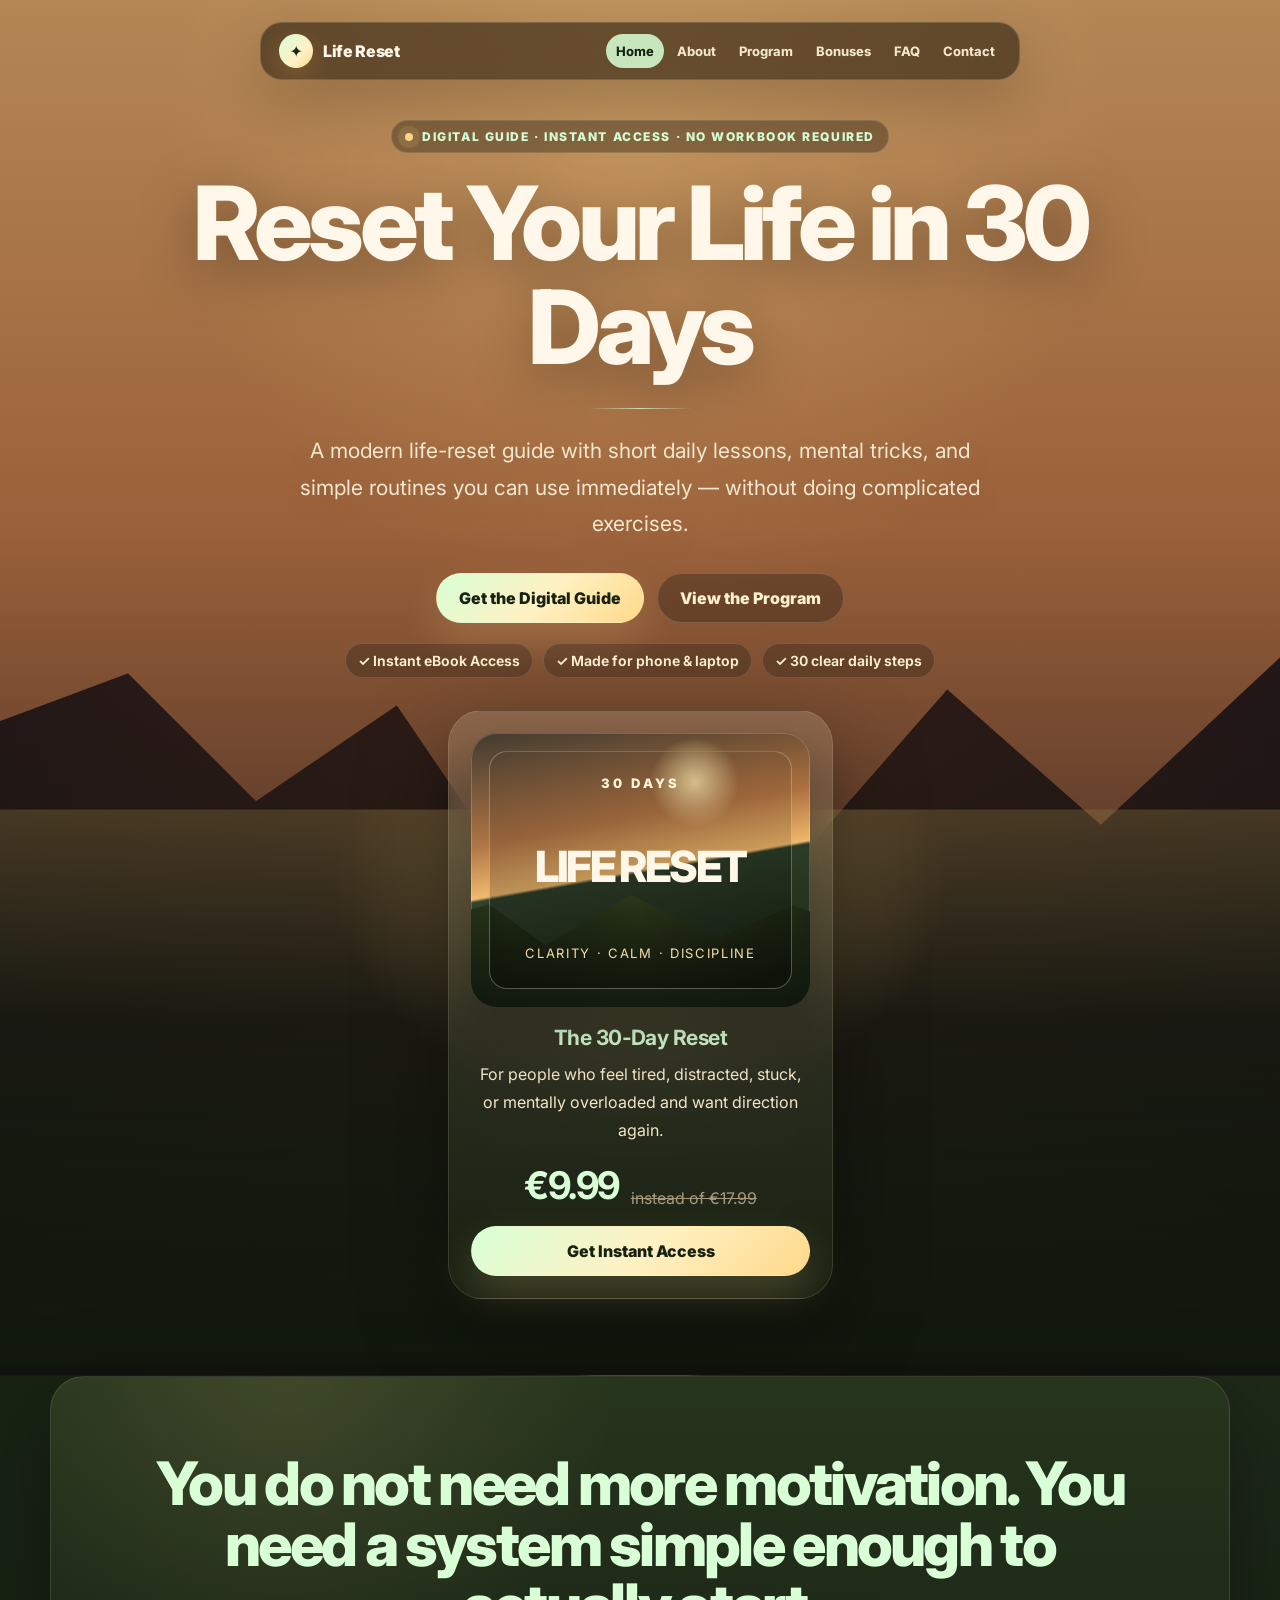
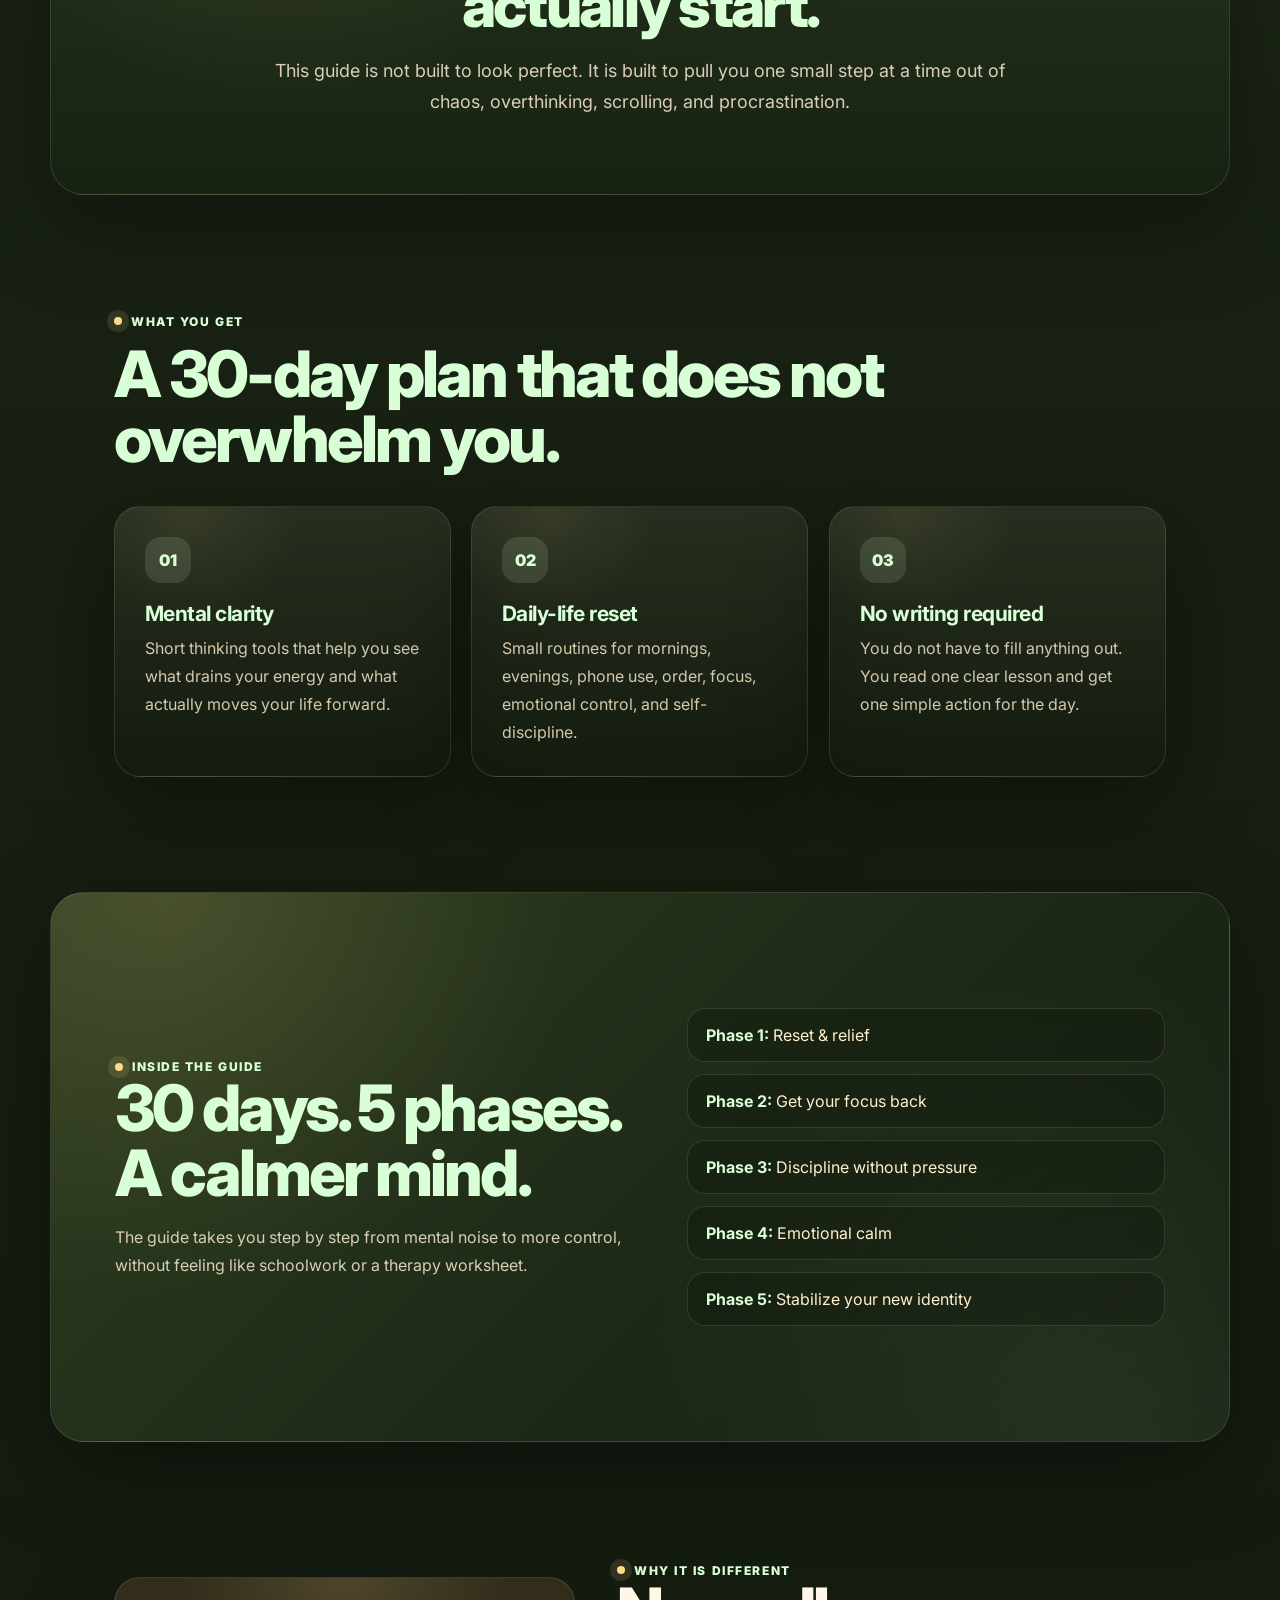
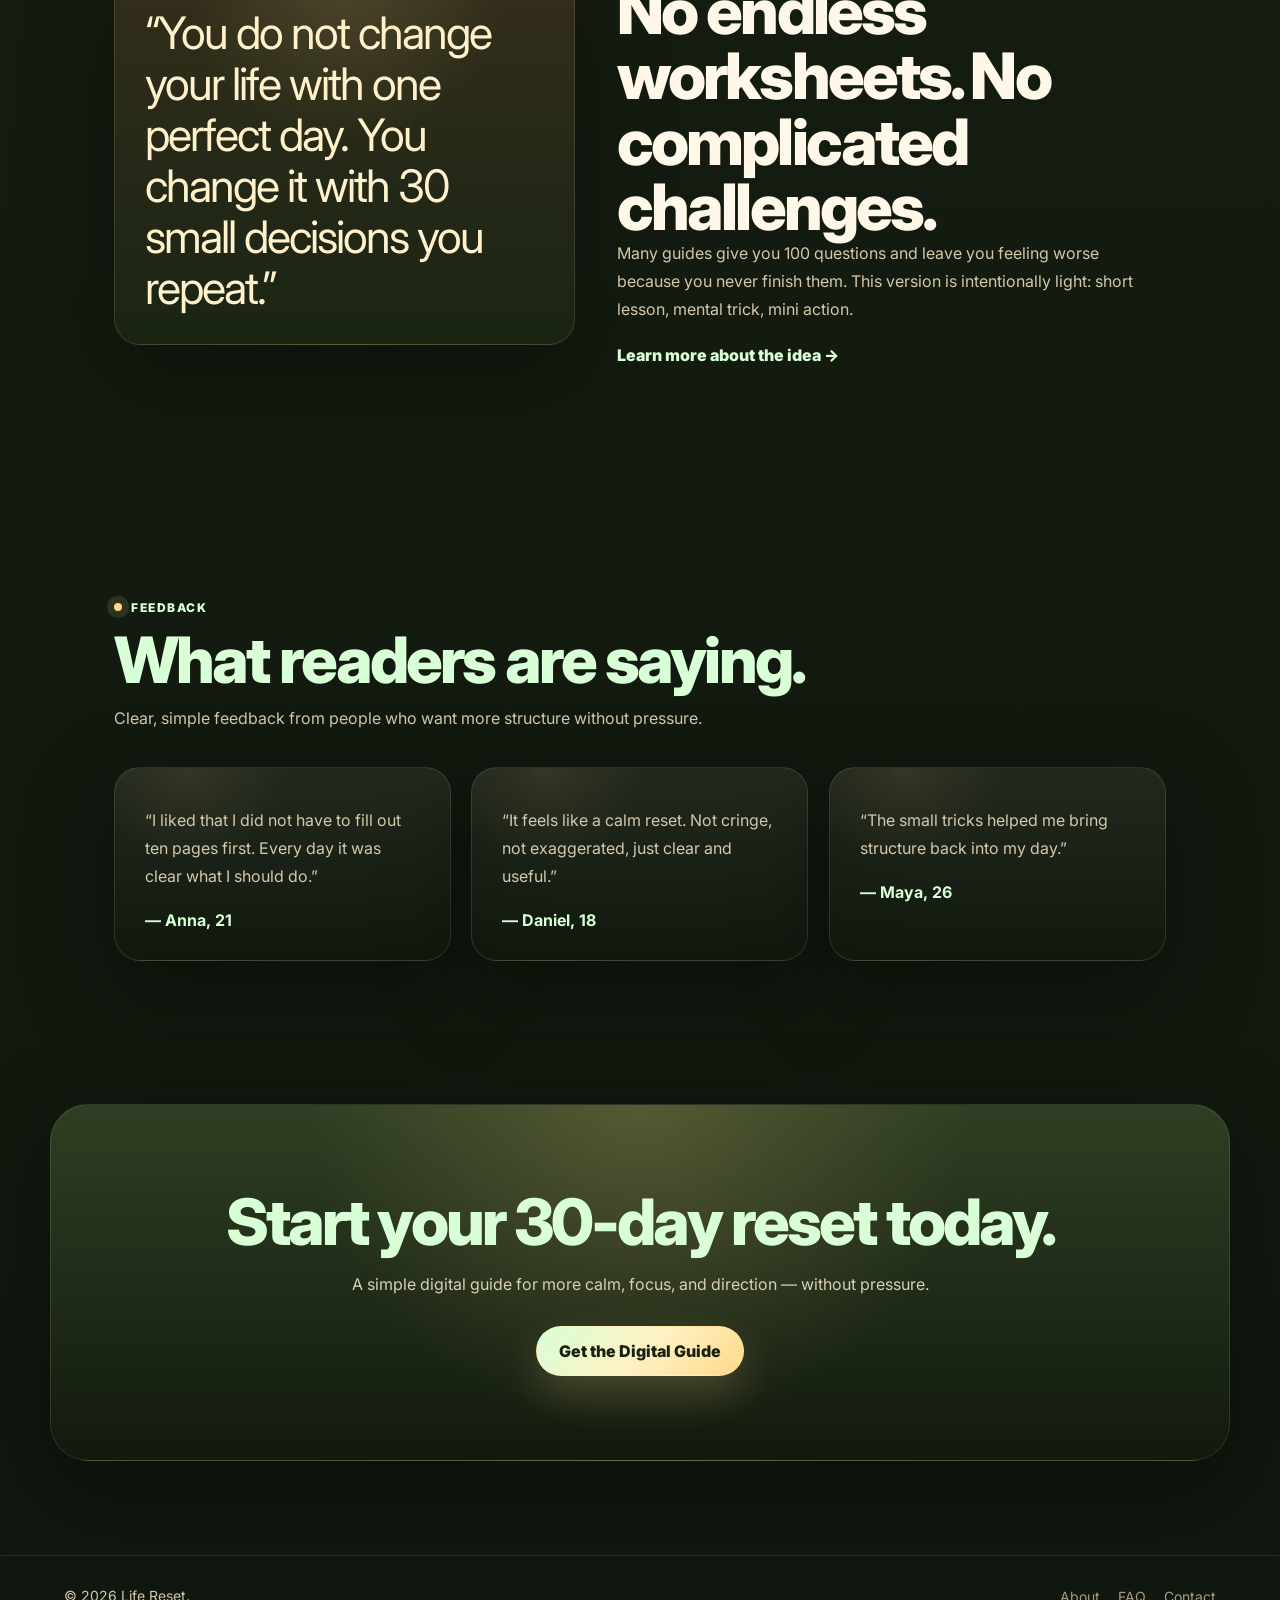
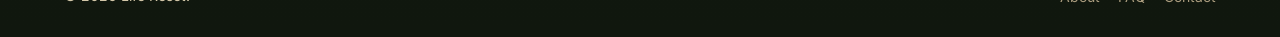
<file: index.html>
<!DOCTYPE html>
<html lang="en">
<head>
  <meta charset="UTF-8" />
  <meta name="viewport" content="width=device-width, initial-scale=1.0" />
  <title>30-Day Life Reset – Your Clear New Start</title>
  <meta name="description" content="A modern life-reset guide with short daily lessons, mental tricks, and simple routines you can use immediately — without doing complicated exercises." />
  <link rel="preconnect" href="https://fonts.googleapis.com">
  <link rel="preconnect" href="https://fonts.gstatic.com" crossorigin>
  <link href="https://fonts.googleapis.com/css2?family=Inter:wght@400;500;600;700;800&family=Playfair+Display:wght@600;700&display=swap" rel="stylesheet">
  <link rel="stylesheet" href="assets/style.css" />
</head>
<body>
  <div class="page-glow"></div>
  <header class="site-header">
    <a class="brand" href="index.html"><span class="brand-mark">✦</span> Life Reset</a>
    <button class="nav-toggle" aria-label="Open menu">☰</button>
    <nav class="main-nav">
      <a href="index.html" class="active">Home</a>
      <a href="about.html">About</a>
      <a href="program.html">Program</a>
      <a href="bonuses.html">Bonuses</a>
      <a href="faq.html">FAQ</a>
      <a href="contact.html">Contact</a>
    </nav>
  </header>

  <main id="app">
<section class="hero section-pad">
<div class="hero-copy reveal">
<div class="mini-badge">Digital guide · Instant access · No workbook required</div>
<h1>Reset Your Life in 30 Days</h1>
<p class="lead">A modern life-reset guide with short daily lessons, mental tricks, and simple routines you can use immediately — without doing complicated exercises.</p>
<div class="hero-actions">
<a class="btn primary" href="checkout.html">Get the Digital Guide</a>
<a class="btn ghost" href="program.html">View the Program</a>
</div>
<div class="trust-row">
<span>✓ Instant eBook Access</span>
<span>✓ Made for phone &amp; laptop</span>
<span>✓ 30 clear daily steps</span>
</div>
</div>
<aside class="offer-card reveal delay-1">
<div aria-label="E-book cover" class="book-cover">
<div class="cover-inner">
<span>30 DAYS</span>
<h2>LIFE RESET</h2>
<p>clarity · calm · discipline</p>
</div>
</div>
<h3>The 30-Day Reset</h3>
<p>For people who feel tired, distracted, stuck, or mentally overloaded and want direction again.</p>
<div class="price-line"><strong>€9.99</strong><span>instead of €17.99</span></div>
<a class="btn primary full" href="checkout.html">Get Instant Access</a>
</aside>
</section>
<section class="problem-strip reveal">
<h2>You do not need more motivation. You need a system simple enough to actually start.</h2>
<p>This guide is not built to look perfect. It is built to pull you one small step at a time out of chaos, overthinking, scrolling, and procrastination.</p>
</section>
<section class="section-pad grid-section">
<div class="section-title reveal">
<span class="eyebrow">What you get</span>
<h2>A 30-day plan that does not overwhelm you.</h2>
</div>
<div class="cards three">
<article class="info-card reveal">
<span class="icon">01</span>
<h3>Mental clarity</h3>
<p>Short thinking tools that help you see what drains your energy and what actually moves your life forward.</p>
</article>
<article class="info-card reveal delay-1">
<span class="icon">02</span>
<h3>Daily-life reset</h3>
<p>Small routines for mornings, evenings, phone use, order, focus, emotional control, and self-discipline.</p>
</article>
<article class="info-card reveal delay-2">
<span class="icon">03</span>
<h3>No writing required</h3>
<p>You do not have to fill anything out. You read one clear lesson and get one simple action for the day.</p>
</article>
</div>
</section>
<section class="dark-panel section-pad reveal">
<div>
<span class="eyebrow">Inside the guide</span>
<h2>30 days. 5 phases. A calmer mind.</h2>
<p>The guide takes you step by step from mental noise to more control, without feeling like schoolwork or a therapy worksheet.</p>
</div>
<div class="phase-list">
<div><strong>Phase 1:</strong> Reset &amp; relief</div>
<div><strong>Phase 2:</strong> Get your focus back</div>
<div><strong>Phase 3:</strong> Discipline without pressure</div>
<div><strong>Phase 4:</strong> Emotional calm</div>
<div><strong>Phase 5:</strong> Stabilize your new identity</div>
</div>
</section>
<section class="section-pad split">
<div class="quote-card reveal">
<p>“You do not change your life with one perfect day. You change it with 30 small decisions you repeat.”</p>
</div>
<div class="reveal delay-1">
<span class="eyebrow">Why it is different</span>
<h2>No endless worksheets. No complicated challenges.</h2>
<p>Many guides give you 100 questions and leave you feeling worse because you never finish them. This version is intentionally light: short lesson, mental trick, mini action.</p>
<a class="text-link" href="about.html">Learn more about the idea →</a>
</div>
</section>
<section class="section-pad testimonials">
<div class="section-title reveal">
<span class="eyebrow">Feedback</span>
<h2>What readers are saying.</h2>
<p>Clear, simple feedback from people who want more structure without pressure.</p>
</div>
<div class="cards three">
<article class="testimonial reveal">
<p>“I liked that I did not have to fill out ten pages first. Every day it was clear what I should do.”</p>
<strong>— Anna, 21</strong>
</article>
<article class="testimonial reveal delay-1">
<p>“It feels like a calm reset. Not cringe, not exaggerated, just clear and useful.”</p>
<strong>— Daniel, 18</strong>
</article>
<article class="testimonial reveal delay-2">
<p>“The small tricks helped me bring structure back into my day.”</p>
<strong>— Maya, 26</strong>
</article>
</div>
</section>
<section class="final-cta reveal">
<h2>Start your 30-day reset today.</h2>
<p>A simple digital guide for more calm, focus, and direction — without pressure.</p>
<a class="btn primary" href="checkout.html">Get the Digital Guide</a>
</section>
  </main>

  <footer class="site-footer">
    <p>© 2026 Life Reset.</p>
    <div>
      <a href="about.html">About</a>
      <a href="faq.html">FAQ</a>
      <a href="contact.html">Contact</a>
    </div>
  </footer>
  <script src="assets/script.js"></script>
</body>
</html>
</file>
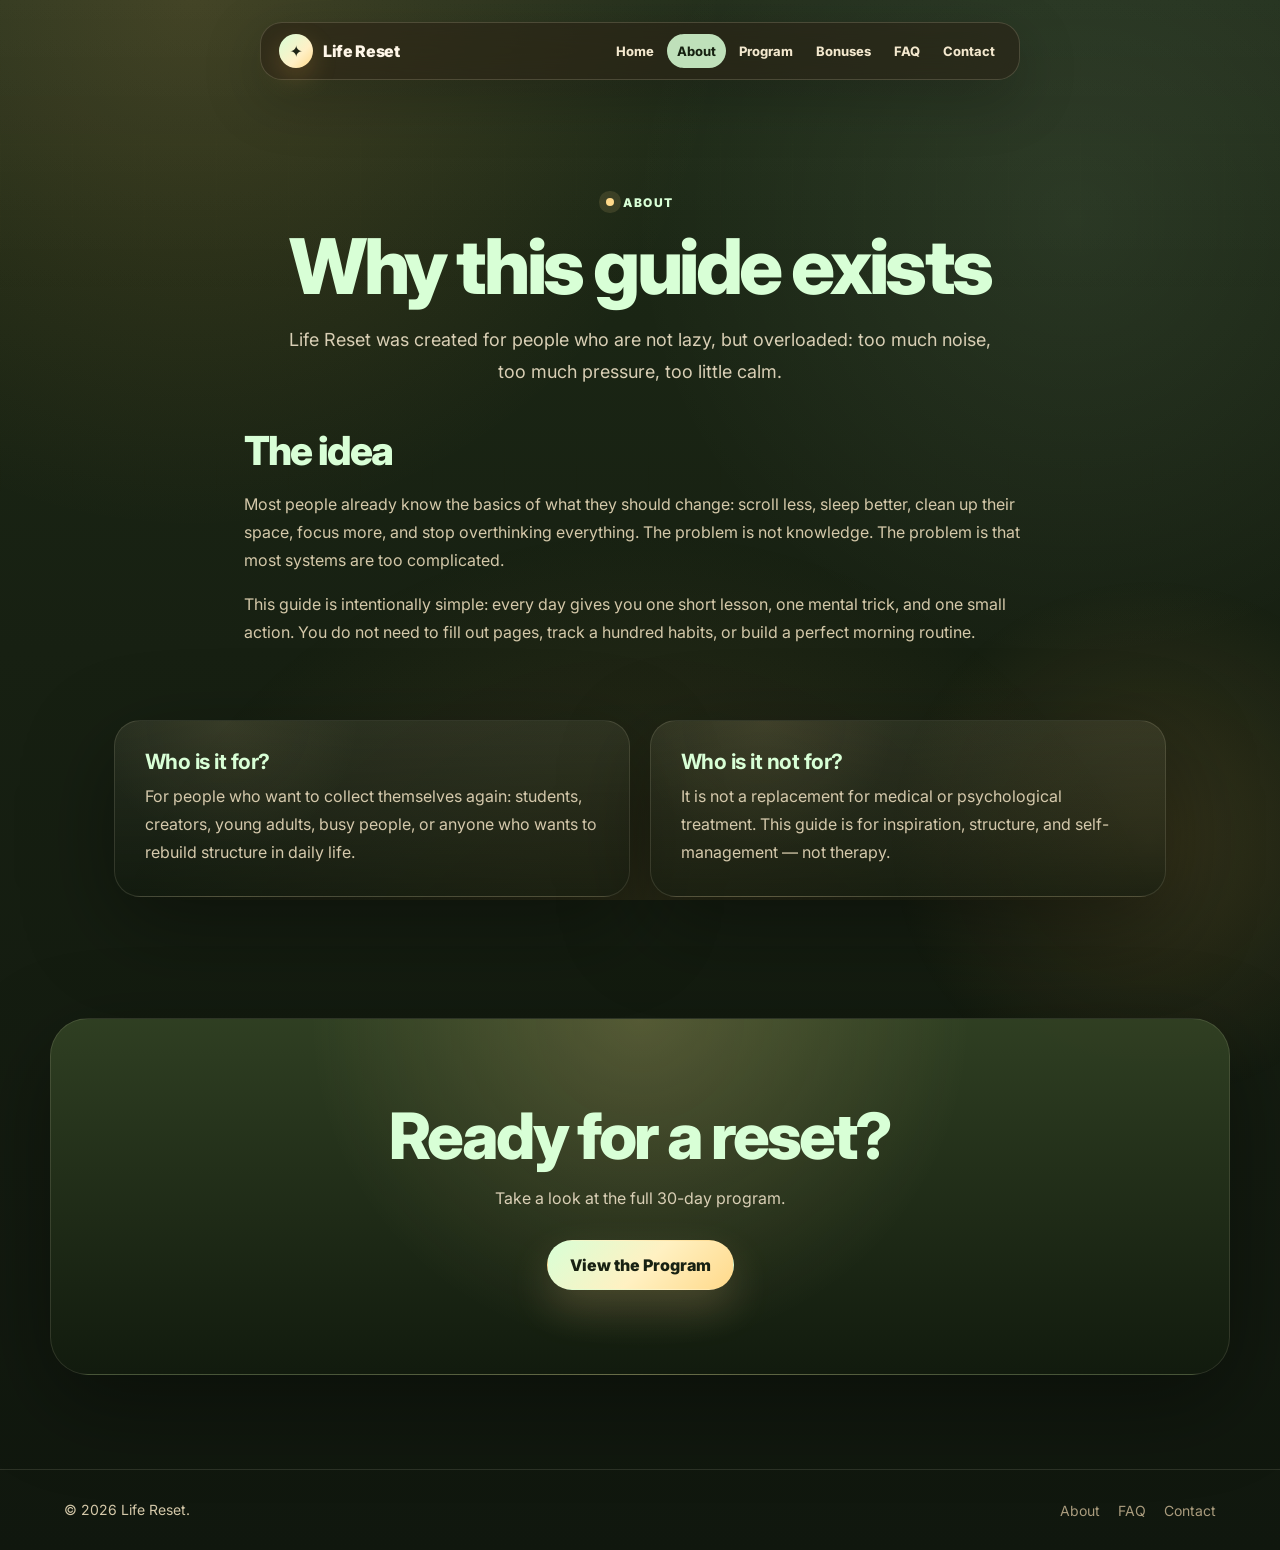
<file: about.html>
<!DOCTYPE html>
<html lang="en">
<head>
  <meta charset="UTF-8" />
  <meta name="viewport" content="width=device-width, initial-scale=1.0" />
  <title>About – Life Reset</title>
  <meta name="description" content="A modern life-reset guide with short daily lessons, mental tricks, and simple routines you can use immediately — without doing complicated exercises." />
  <link rel="preconnect" href="https://fonts.googleapis.com">
  <link rel="preconnect" href="https://fonts.gstatic.com" crossorigin>
  <link href="https://fonts.googleapis.com/css2?family=Inter:wght@400;500;600;700;800&family=Playfair+Display:wght@600;700&display=swap" rel="stylesheet">
  <link rel="stylesheet" href="assets/style.css" />
</head>
<body>
  <div class="page-glow"></div>
  <header class="site-header">
    <a class="brand" href="index.html"><span class="brand-mark">✦</span> Life Reset</a>
    <button class="nav-toggle" aria-label="Open menu">☰</button>
    <nav class="main-nav">
      <a href="index.html">Home</a>
      <a href="about.html" class="active">About</a>
      <a href="program.html">Program</a>
      <a href="bonuses.html">Bonuses</a>
      <a href="faq.html">FAQ</a>
      <a href="contact.html">Contact</a>
    </nav>
  </header>

  <main id="app">
<section class="inner-page">
<section class="page-hero reveal">
<span class="eyebrow">About</span>
<h1>Why this guide exists</h1>
<p>Life Reset was created for people who are not lazy, but overloaded: too much noise, too much pressure, too little calm.</p>
</section>
<section class="content-block reveal">
<h2>The idea</h2>
<p>Most people already know the basics of what they should change: scroll less, sleep better, clean up their space, focus more, and stop overthinking everything. The problem is not knowledge. The problem is that most systems are too complicated.</p>
<p>This guide is intentionally simple: every day gives you one short lesson, one mental trick, and one small action. You do not need to fill out pages, track a hundred habits, or build a perfect morning routine.</p>
</section>
<section class="cards two">
<article class="info-card reveal">
<h3>Who is it for?</h3>
<p>For people who want to collect themselves again: students, creators, young adults, busy people, or anyone who wants to rebuild structure in daily life.</p>
</article>
<article class="info-card reveal delay-1">
<h3>Who is it not for?</h3>
<p>It is not a replacement for medical or psychological treatment. This guide is for inspiration, structure, and self-management — not therapy.</p>
</article>
</section>
<section class="final-cta reveal">
<h2>Ready for a reset?</h2>
<p>Take a look at the full 30-day program.</p>
<a class="btn primary" href="program.html">View the Program</a>
</section>
</section>
  </main>

  <footer class="site-footer">
    <p>© 2026 Life Reset.</p>
    <div>
      <a href="about.html">About</a>
      <a href="faq.html">FAQ</a>
      <a href="contact.html">Contact</a>
    </div>
  </footer>
  <script src="assets/script.js"></script>
</body>
</html>
</file>
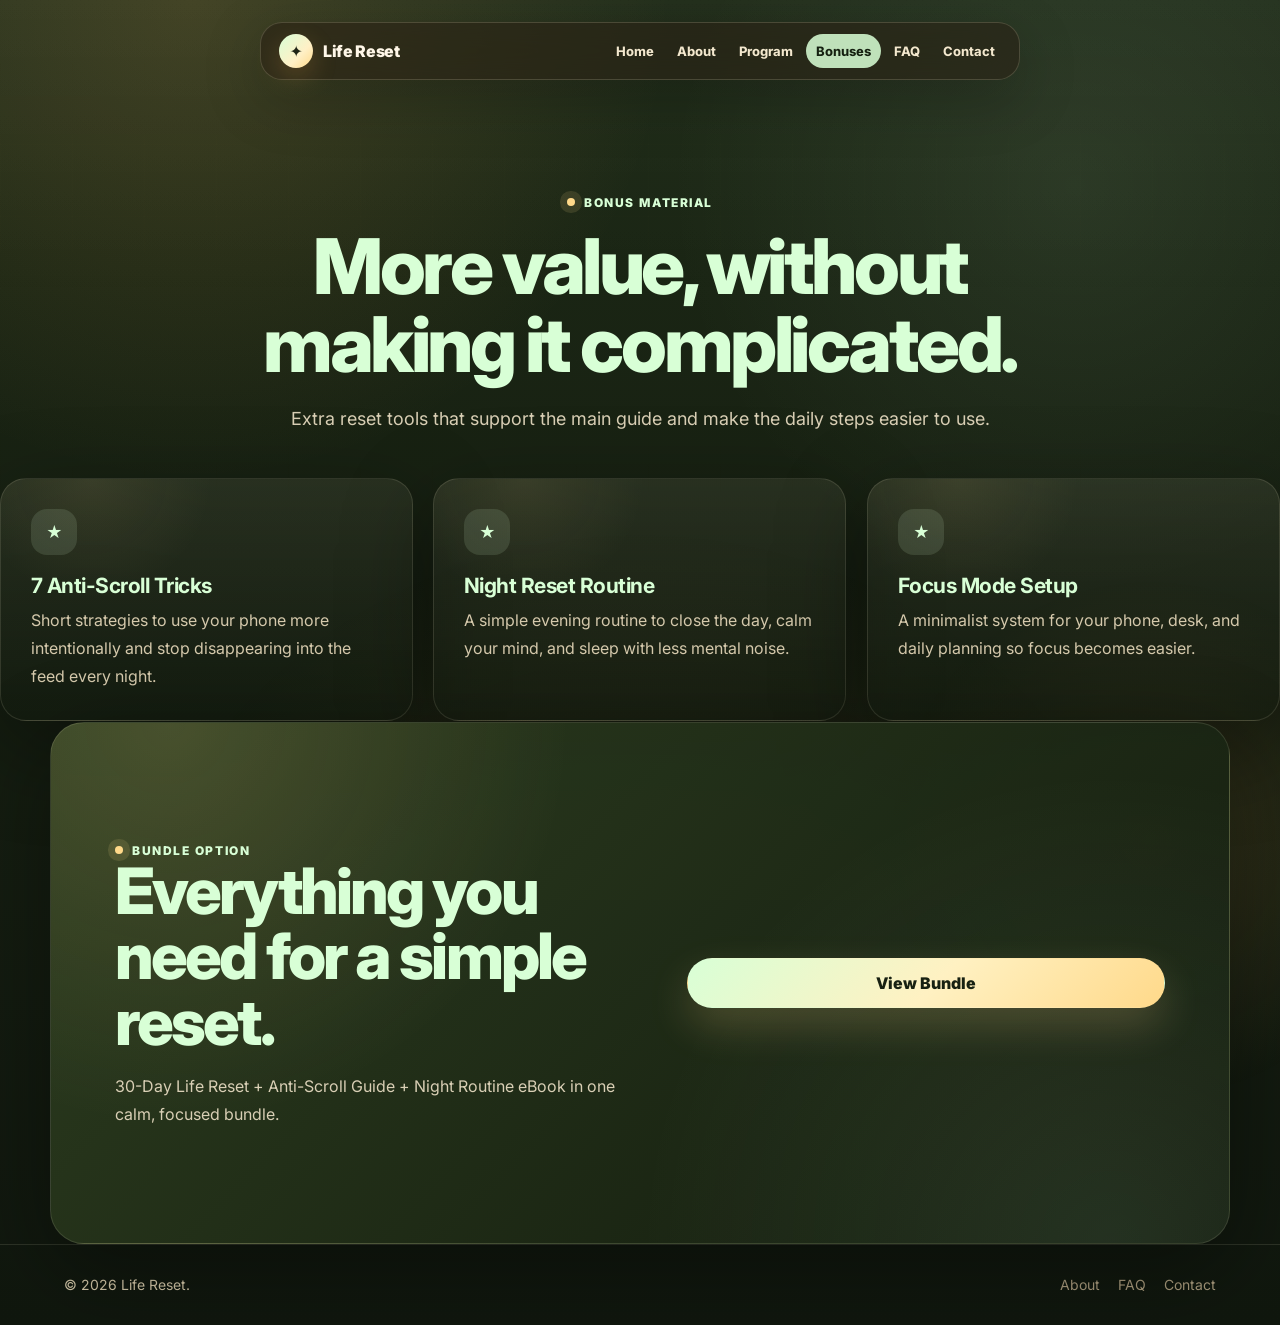
<file: bonuses.html>
<!DOCTYPE html>
<html lang="en">
<head>
  <meta charset="UTF-8" />
  <meta name="viewport" content="width=device-width, initial-scale=1.0" />
  <title>Bonuses – Life Reset</title>
  <meta name="description" content="A modern life-reset guide with short daily lessons, mental tricks, and simple routines you can use immediately — without doing complicated exercises." />
  <link rel="preconnect" href="https://fonts.googleapis.com">
  <link rel="preconnect" href="https://fonts.gstatic.com" crossorigin>
  <link href="https://fonts.googleapis.com/css2?family=Inter:wght@400;500;600;700;800&family=Playfair+Display:wght@600;700&display=swap" rel="stylesheet">
  <link rel="stylesheet" href="assets/style.css" />
</head>
<body>
  <div class="page-glow"></div>
  <header class="site-header">
    <a class="brand" href="index.html"><span class="brand-mark">✦</span> Life Reset</a>
    <button class="nav-toggle" aria-label="Open menu">☰</button>
    <nav class="main-nav">
      <a href="index.html">Home</a>
      <a href="about.html">About</a>
      <a href="program.html">Program</a>
      <a href="bonuses.html" class="active">Bonuses</a>
      <a href="faq.html">FAQ</a>
      <a href="contact.html">Contact</a>
    </nav>
  </header>

  <main id="app">
<section class="inner-page">
<section class="page-hero reveal">
<span class="eyebrow">Bonus material</span>
<h1>More value, without making it complicated.</h1>
<p>Extra reset tools that support the main guide and make the daily steps easier to use.</p>
</section>
<section class="cards three">
<article class="info-card reveal"><span class="icon">★</span><h3>7 Anti-Scroll Tricks</h3><p>Short strategies to use your phone more intentionally and stop disappearing into the feed every night.</p></article>
<article class="info-card reveal delay-1"><span class="icon">★</span><h3>Night Reset Routine</h3><p>A simple evening routine to close the day, calm your mind, and sleep with less mental noise.</p></article>
<article class="info-card reveal delay-2"><span class="icon">★</span><h3>Focus Mode Setup</h3><p>A minimalist system for your phone, desk, and daily planning so focus becomes easier.</p></article>
</section>
<section class="dark-panel section-pad reveal">
<div><span class="eyebrow">Bundle option</span><h2>Everything you need for a simple reset.</h2><p>30-Day Life Reset + Anti-Scroll Guide + Night Routine eBook in one calm, focused bundle.</p></div>
<a class="btn primary" href="checkout.html">View Bundle</a>
</section>
</section>
  </main>

  <footer class="site-footer">
    <p>© 2026 Life Reset.</p>
    <div>
      <a href="about.html">About</a>
      <a href="faq.html">FAQ</a>
      <a href="contact.html">Contact</a>
    </div>
  </footer>
  <script src="assets/script.js"></script>
</body>
</html>
</file>
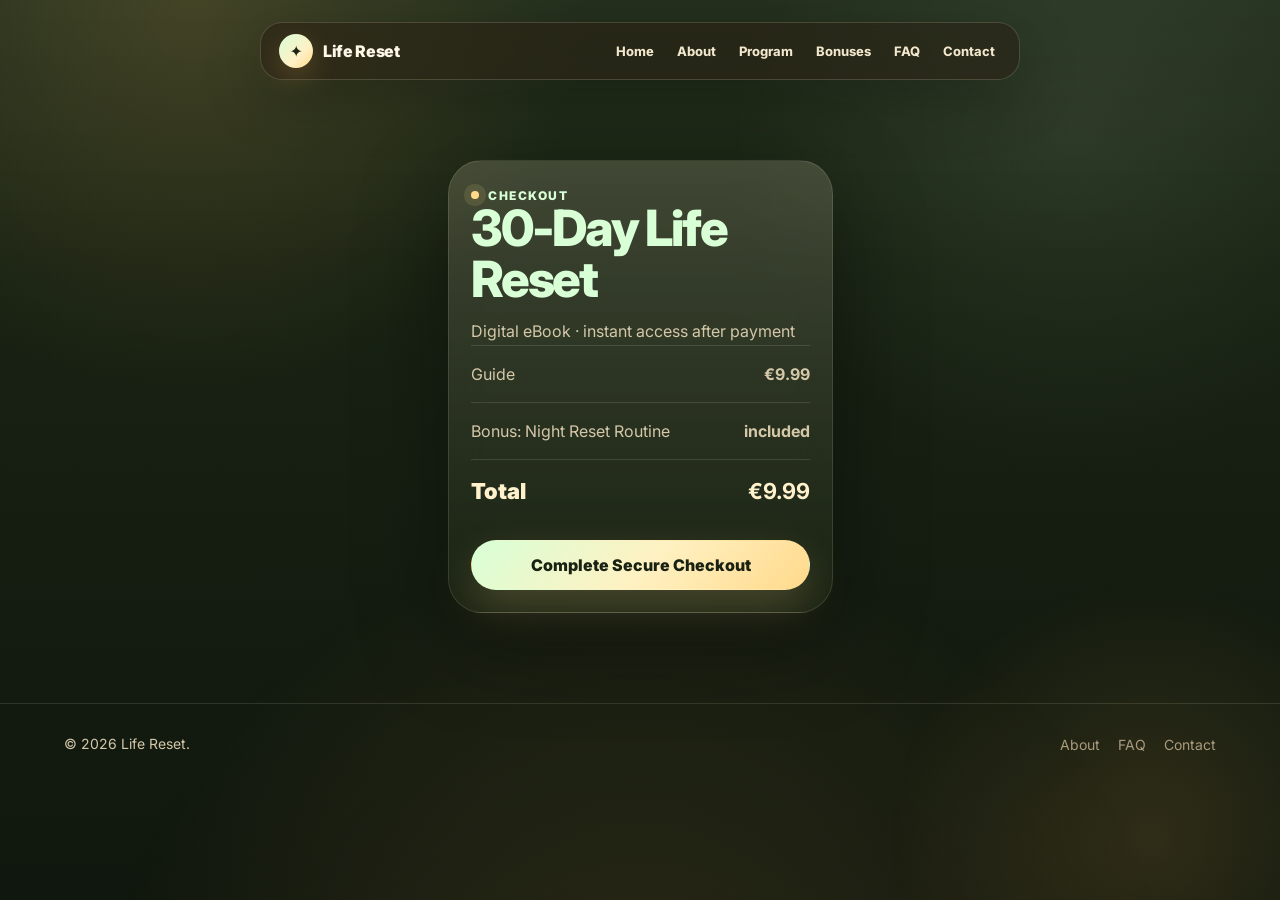
<file: buy.html>
<!DOCTYPE html>
<html lang="en">
<head>
  <meta charset="UTF-8" />
  <meta name="viewport" content="width=device-width, initial-scale=1.0" />
  <title>Checkout – Life Reset</title>
  <meta name="description" content="A modern life-reset guide with short daily lessons, mental tricks, and simple routines you can use immediately — without doing complicated exercises." />
  <link rel="preconnect" href="https://fonts.googleapis.com">
  <link rel="preconnect" href="https://fonts.gstatic.com" crossorigin>
  <link href="https://fonts.googleapis.com/css2?family=Inter:wght@400;500;600;700;800&family=Playfair+Display:wght@600;700&display=swap" rel="stylesheet">
  <link rel="stylesheet" href="assets/style.css" />
</head>
<body>
  <div class="page-glow"></div>
  <header class="site-header">
    <a class="brand" href="index.html"><span class="brand-mark">✦</span> Life Reset</a>
    <button class="nav-toggle" aria-label="Open menu">☰</button>
    <nav class="main-nav">
      <a href="index.html">Home</a>
      <a href="about.html">About</a>
      <a href="program.html">Program</a>
      <a href="bonuses.html">Bonuses</a>
      <a href="faq.html">FAQ</a>
      <a href="contact.html">Contact</a>
    </nav>
  </header>

  <main id="app">
<section class="inner-page narrow">
<section class="checkout-card reveal">
<span class="eyebrow">Checkout</span>
<h1>30-Day Life Reset</h1>
<p>Digital eBook · instant access after payment</p>
<div class="checkout-row"><span>Guide</span><strong>€9.99</strong></div>
<div class="checkout-row"><span>Bonus: Night Reset Routine</span><strong>included</strong></div>
<div class="checkout-total"><span>Total</span><strong>€9.99</strong></div>
<a class="btn primary full" href="#">Complete Secure Checkout</a>
</section>
</section>
  </main>

  <footer class="site-footer">
    <p>© 2026 Life Reset.</p>
    <div>
      <a href="about.html">About</a>
      <a href="faq.html">FAQ</a>
      <a href="contact.html">Contact</a>
    </div>
  </footer>
  <script src="assets/script.js"></script>
</body>
</html>
</file>
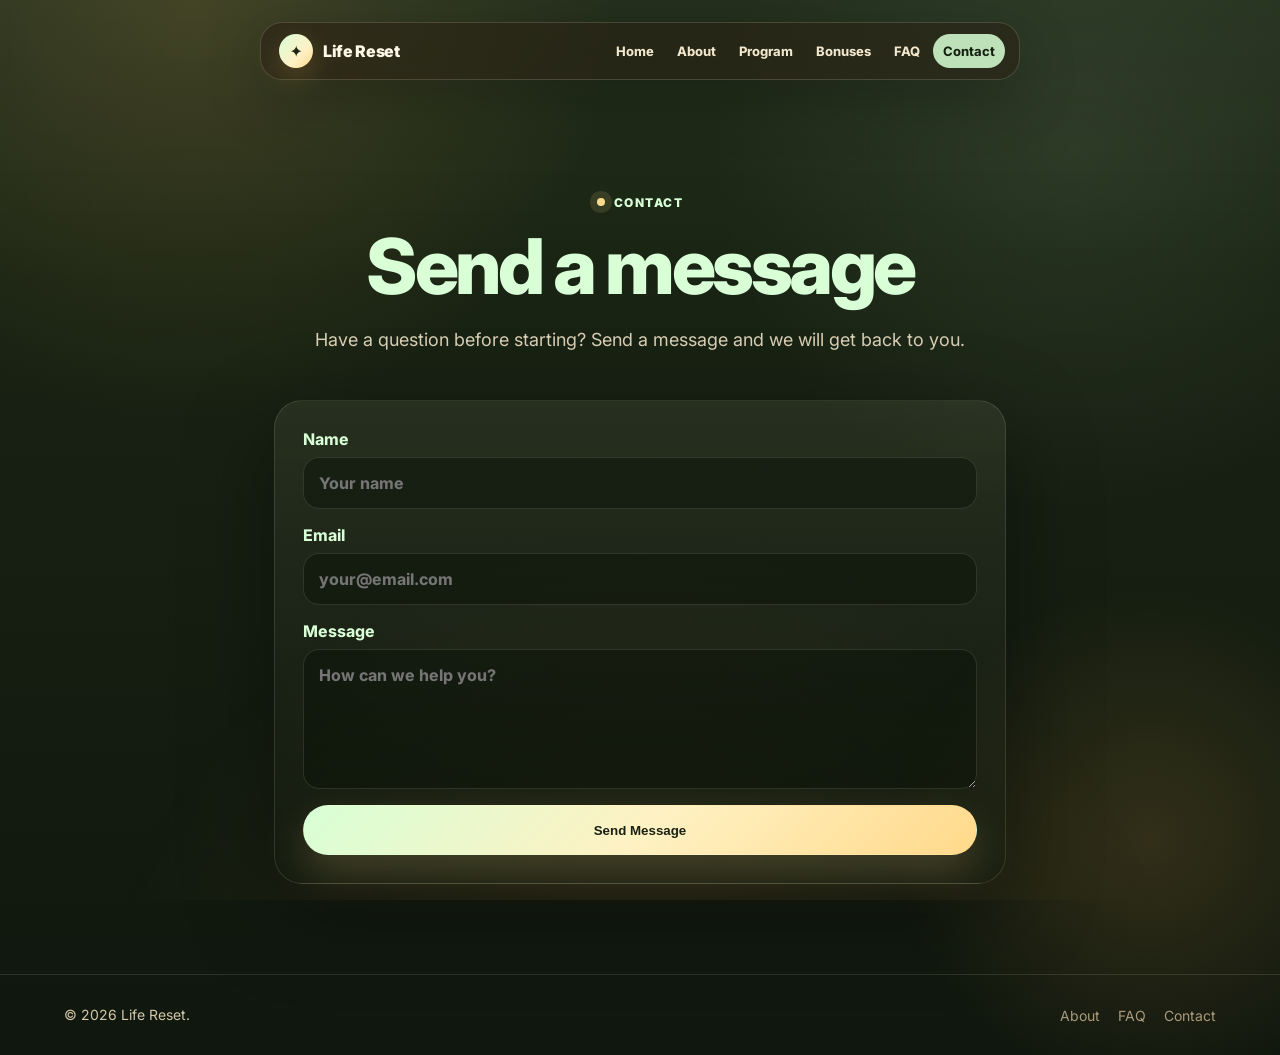
<file: contact.html>
<!DOCTYPE html>
<html lang="en">
<head>
  <meta charset="UTF-8" />
  <meta name="viewport" content="width=device-width, initial-scale=1.0" />
  <title>Contact – Life Reset</title>
  <meta name="description" content="A modern life-reset guide with short daily lessons, mental tricks, and simple routines you can use immediately — without doing complicated exercises." />
  <link rel="preconnect" href="https://fonts.googleapis.com">
  <link rel="preconnect" href="https://fonts.gstatic.com" crossorigin>
  <link href="https://fonts.googleapis.com/css2?family=Inter:wght@400;500;600;700;800&family=Playfair+Display:wght@600;700&display=swap" rel="stylesheet">
  <link rel="stylesheet" href="assets/style.css" />
</head>
<body>
  <div class="page-glow"></div>
  <header class="site-header">
    <a class="brand" href="index.html"><span class="brand-mark">✦</span> Life Reset</a>
    <button class="nav-toggle" aria-label="Open menu">☰</button>
    <nav class="main-nav">
      <a href="index.html">Home</a>
      <a href="about.html">About</a>
      <a href="program.html">Program</a>
      <a href="bonuses.html">Bonuses</a>
      <a href="faq.html">FAQ</a>
      <a href="contact.html" class="active">Contact</a>
    </nav>
  </header>

  <main id="app">
<section class="inner-page narrow">
<section class="page-hero reveal">
<span class="eyebrow">Contact</span>
<h1>Send a message</h1>
<p>Have a question before starting? Send a message and we will get back to you.</p>
</section>
<form class="contact-form reveal">
<label>Name<input placeholder="Your name" type="text"/></label>
<label>Email<input placeholder="your@email.com" type="email"/></label>
<label>Message<textarea placeholder="How can we help you?"></textarea></label>
<button class="btn primary" type="button">Send Message</button>
</form>
</section>
  </main>

  <footer class="site-footer">
    <p>© 2026 Life Reset.</p>
    <div>
      <a href="about.html">About</a>
      <a href="faq.html">FAQ</a>
      <a href="contact.html">Contact</a>
    </div>
  </footer>
  <script src="assets/script.js"></script>
</body>
</html>
</file>
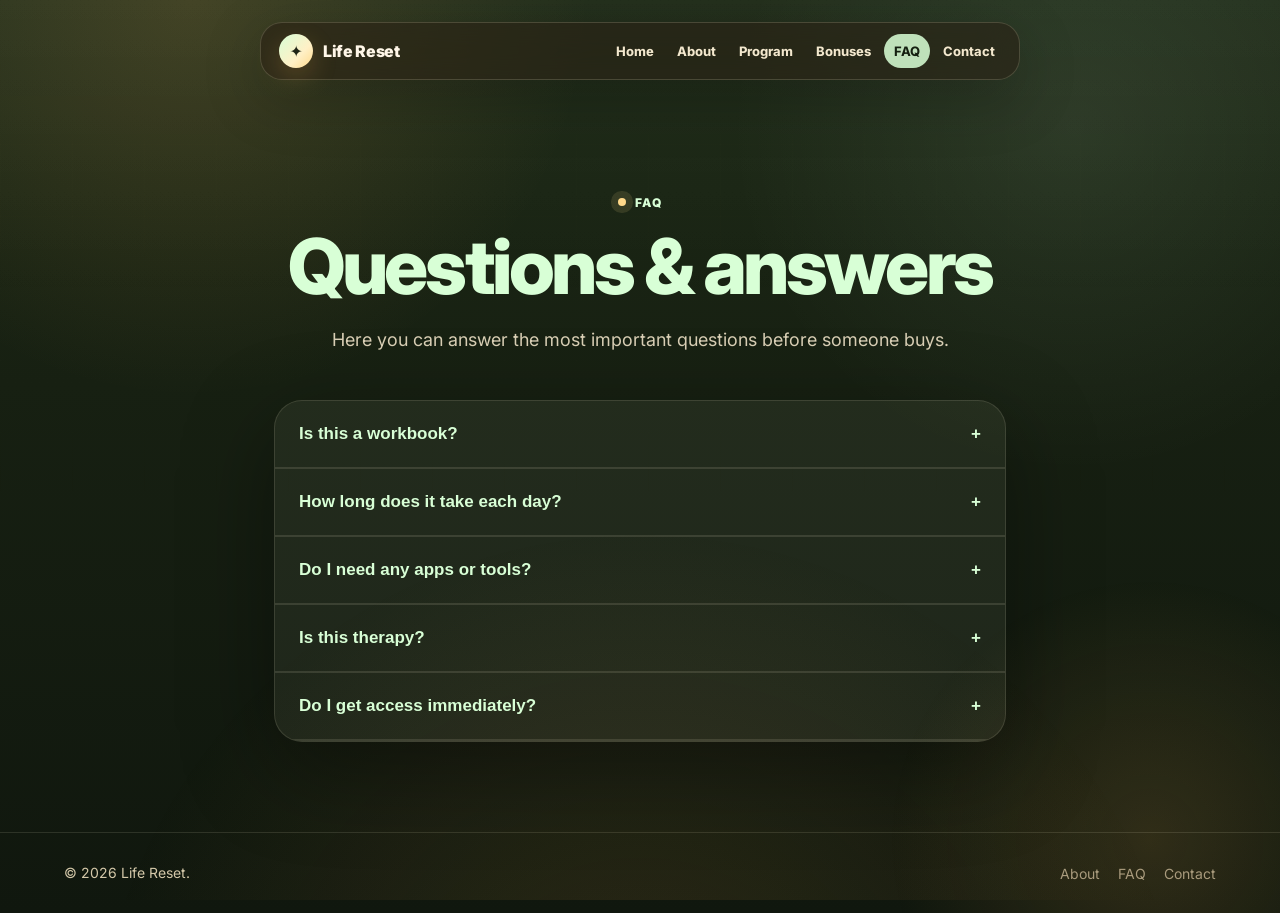
<file: faq.html>
<!DOCTYPE html>
<html lang="en">
<head>
  <meta charset="UTF-8" />
  <meta name="viewport" content="width=device-width, initial-scale=1.0" />
  <title>FAQ – Life Reset</title>
  <meta name="description" content="A modern life-reset guide with short daily lessons, mental tricks, and simple routines you can use immediately — without doing complicated exercises." />
  <link rel="preconnect" href="https://fonts.googleapis.com">
  <link rel="preconnect" href="https://fonts.gstatic.com" crossorigin>
  <link href="https://fonts.googleapis.com/css2?family=Inter:wght@400;500;600;700;800&family=Playfair+Display:wght@600;700&display=swap" rel="stylesheet">
  <link rel="stylesheet" href="assets/style.css" />
</head>
<body>
  <div class="page-glow"></div>
  <header class="site-header">
    <a class="brand" href="index.html"><span class="brand-mark">✦</span> Life Reset</a>
    <button class="nav-toggle" aria-label="Open menu">☰</button>
    <nav class="main-nav">
      <a href="index.html">Home</a>
      <a href="about.html">About</a>
      <a href="program.html">Program</a>
      <a href="bonuses.html">Bonuses</a>
      <a href="faq.html" class="active">FAQ</a>
      <a href="contact.html">Contact</a>
    </nav>
  </header>

  <main id="app">
<section class="inner-page narrow">
<section class="page-hero reveal">
<span class="eyebrow">FAQ</span>
<h1>Questions &amp; answers</h1>
<p>Here you can answer the most important questions before someone buys.</p>
</section>
<section class="faq-list reveal">
<div class="faq-item">
<button class="faq-q">Is this a workbook? <span>+</span></button>
<div class="faq-a"><p>No. The guide is designed so you do not have to fill out pages. You read a short lesson and do one simple action.</p></div>
</div>
<div class="faq-item">
<button class="faq-q">How long does it take each day? <span>+</span></button>
<div class="faq-a"><p>Most days are designed to take around 5–15 minutes. The goal is consistency, not perfection.</p></div>
</div>
<div class="faq-item">
<button class="faq-q">Do I need any apps or tools? <span>+</span></button>
<div class="faq-a"><p>No. You can use the eBook on your phone, tablet, or laptop. You can also print it if you want.</p></div>
</div>
<div class="faq-item">
<button class="faq-q">Is this therapy? <span>+</span></button>
<div class="faq-a"><p>No. It is a self-management and life-structure guide. It does not replace professional help, therapy, or medical advice.</p></div>
</div>
<div class="faq-item">
<button class="faq-q">Do I get access immediately? <span>+</span></button>
<div class="faq-a"><p>Yes. After checkout, you get access to the digital guide so you can start whenever you are ready.</p></div>
</div>
</section>
</section>
  </main>

  <footer class="site-footer">
    <p>© 2026 Life Reset.</p>
    <div>
      <a href="about.html">About</a>
      <a href="faq.html">FAQ</a>
      <a href="contact.html">Contact</a>
    </div>
  </footer>
  <script src="assets/script.js"></script>
</body>
</html>
</file>
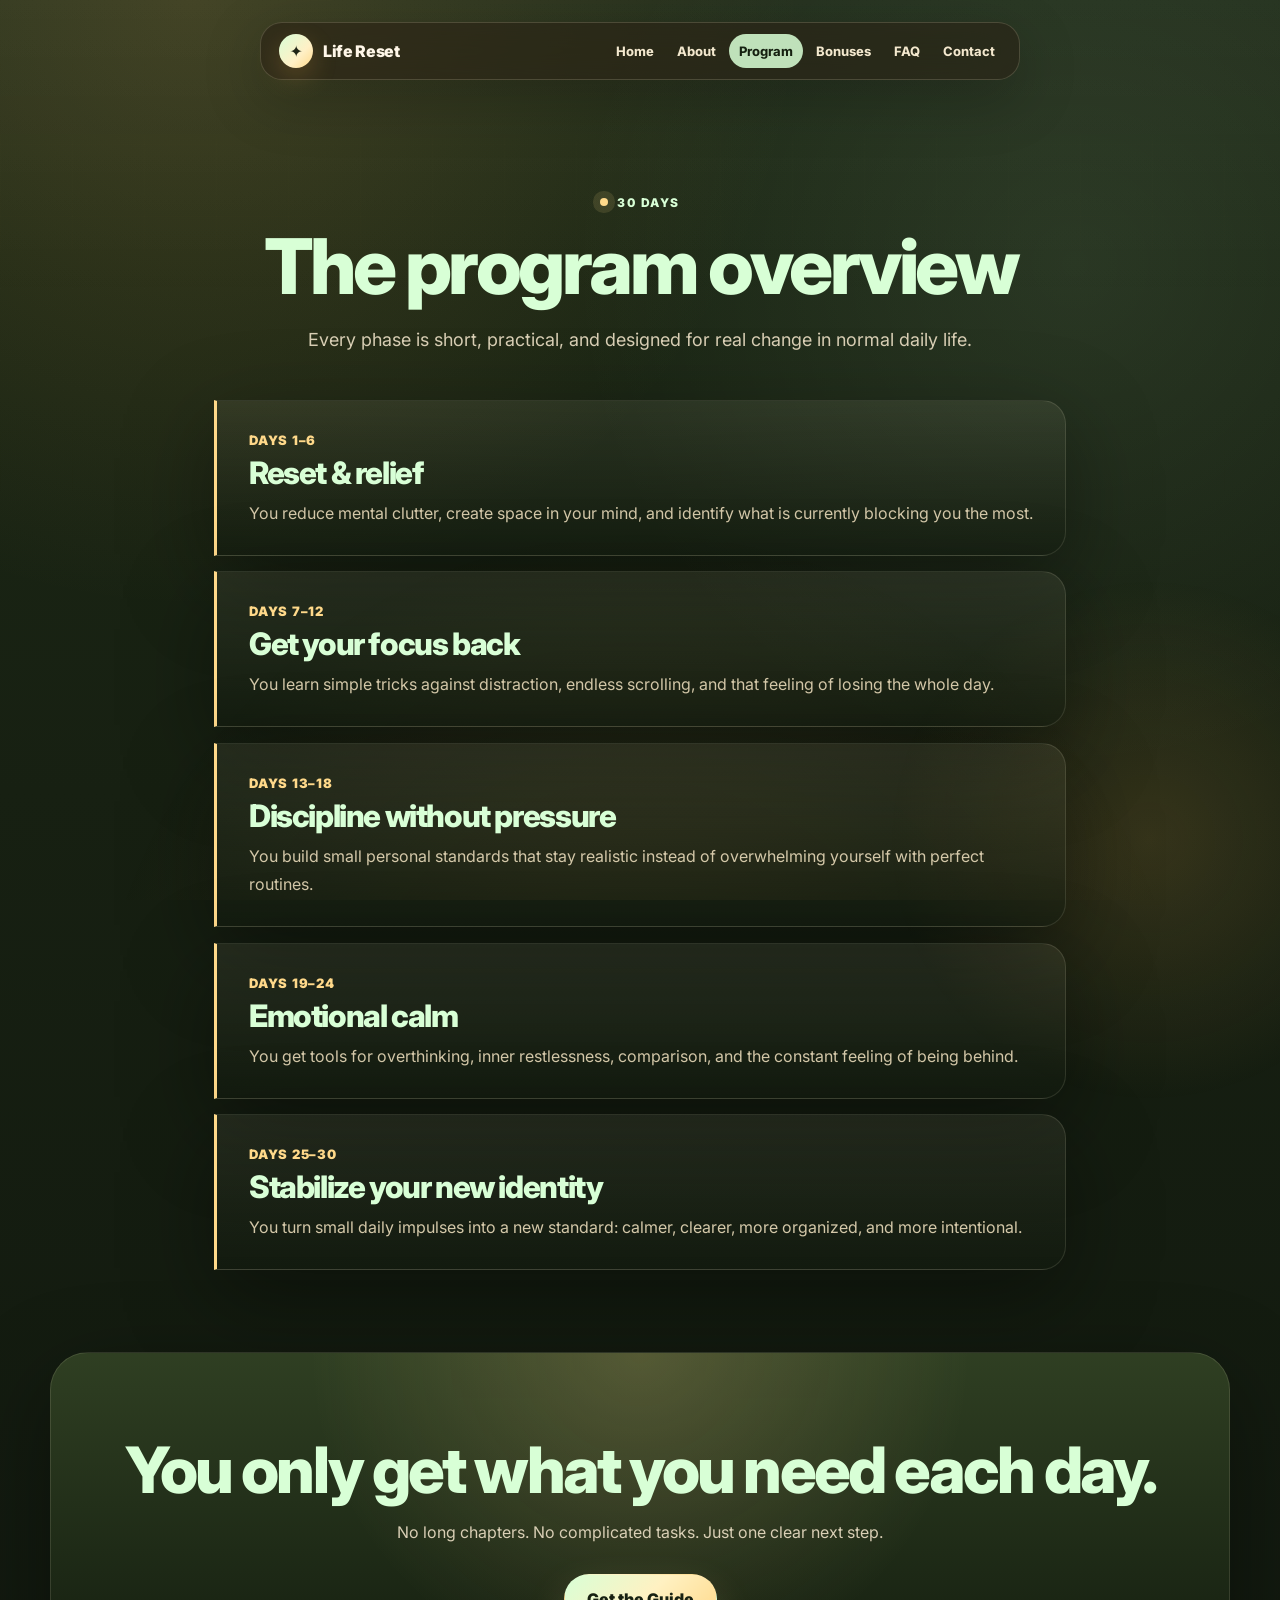
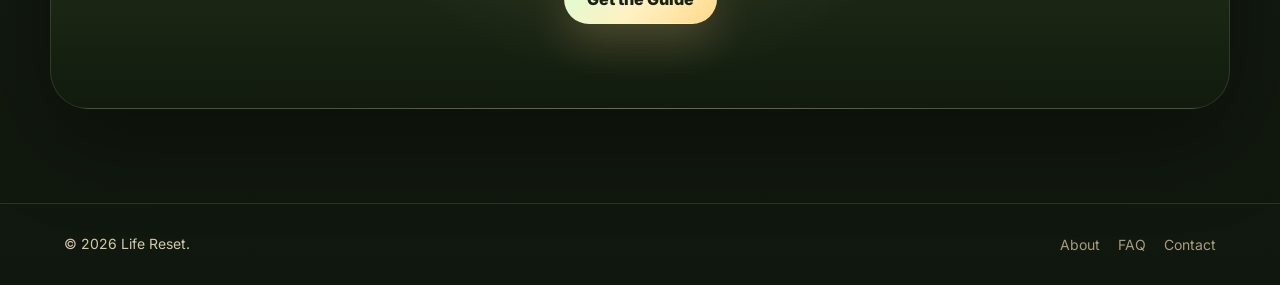
<file: program.html>
<!DOCTYPE html>
<html lang="en">
<head>
  <meta charset="UTF-8" />
  <meta name="viewport" content="width=device-width, initial-scale=1.0" />
  <title>Program – Life Reset</title>
  <meta name="description" content="A modern life-reset guide with short daily lessons, mental tricks, and simple routines you can use immediately — without doing complicated exercises." />
  <link rel="preconnect" href="https://fonts.googleapis.com">
  <link rel="preconnect" href="https://fonts.gstatic.com" crossorigin>
  <link href="https://fonts.googleapis.com/css2?family=Inter:wght@400;500;600;700;800&family=Playfair+Display:wght@600;700&display=swap" rel="stylesheet">
  <link rel="stylesheet" href="assets/style.css" />
</head>
<body>
  <div class="page-glow"></div>
  <header class="site-header">
    <a class="brand" href="index.html"><span class="brand-mark">✦</span> Life Reset</a>
    <button class="nav-toggle" aria-label="Open menu">☰</button>
    <nav class="main-nav">
      <a href="index.html">Home</a>
      <a href="about.html">About</a>
      <a href="program.html" class="active">Program</a>
      <a href="bonuses.html">Bonuses</a>
      <a href="faq.html">FAQ</a>
      <a href="contact.html">Contact</a>
    </nav>
  </header>

  <main id="app">
<section class="inner-page">
<section class="page-hero reveal">
<span class="eyebrow">30 days</span>
<h1>The program overview</h1>
<p>Every phase is short, practical, and designed for real change in normal daily life.</p>
</section>
<section class="timeline">
<article class="timeline-item reveal">
<span>Days 1–6</span>
<h2>Reset &amp; relief</h2>
<p>You reduce mental clutter, create space in your mind, and identify what is currently blocking you the most.</p>
</article>
<article class="timeline-item reveal">
<span>Days 7–12</span>
<h2>Get your focus back</h2>
<p>You learn simple tricks against distraction, endless scrolling, and that feeling of losing the whole day.</p>
</article>
<article class="timeline-item reveal">
<span>Days 13–18</span>
<h2>Discipline without pressure</h2>
<p>You build small personal standards that stay realistic instead of overwhelming yourself with perfect routines.</p>
</article>
<article class="timeline-item reveal">
<span>Days 19–24</span>
<h2>Emotional calm</h2>
<p>You get tools for overthinking, inner restlessness, comparison, and the constant feeling of being behind.</p>
</article>
<article class="timeline-item reveal">
<span>Days 25–30</span>
<h2>Stabilize your new identity</h2>
<p>You turn small daily impulses into a new standard: calmer, clearer, more organized, and more intentional.</p>
</article>
</section>
<section class="final-cta reveal">
<h2>You only get what you need each day.</h2>
<p>No long chapters. No complicated tasks. Just one clear next step.</p>
<a class="btn primary" href="checkout.html">Get the Guide</a>
</section>
</section>
  </main>

  <footer class="site-footer">
    <p>© 2026 Life Reset.</p>
    <div>
      <a href="about.html">About</a>
      <a href="faq.html">FAQ</a>
      <a href="contact.html">Contact</a>
    </div>
  </footer>
  <script src="assets/script.js"></script>
</body>
</html>
</file>
<file: assets/style.css>
:root{
  --bg:#172012;
  --bg-deep:#0f150d;
  --bg-soft:#223018;
  --surface:#26341e;
  --surface-2:#304121;
  --card:rgba(239,228,198,.075);
  --card-strong:rgba(239,228,198,.12);
  --text:#fff7e8;
  --muted:#d4c8a9;
  --muted-2:#a99b7d;
  --cream:#fff1cc;
  --mint:#d8ffd6;
  --mint-soft:#bdf4bd;
  --accent:#e7a84f;
  --accent-2:#ffd98a;
  --brown:#5d4327;
  --line:rgba(255,244,212,.12);
  --line-strong:rgba(255,244,212,.22);
  --shadow:0 28px 90px rgba(0,0,0,.36);
  --radius-xl:34px;
  --radius-lg:26px;
  --radius-md:18px;
  --max:1180px;
}

*{box-sizing:border-box}
html{scroll-behavior:smooth}
body{
  margin:0;
  min-height:100vh;
  font-family:Inter,system-ui,-apple-system,Segoe UI,sans-serif;
  color:var(--text);
  background:
    radial-gradient(circle at 15% 0%,rgba(231,168,79,.16),transparent 28%),
    radial-gradient(circle at 84% 14%,rgba(216,255,214,.08),transparent 26%),
    linear-gradient(180deg,#1d2a16 0%,var(--bg) 42%,#10170e 100%);
  overflow-x:hidden;
}
body::before{
  content:"";
  position:fixed;
  inset:0;
  z-index:-2;
  pointer-events:none;
  background:
    linear-gradient(180deg,rgba(255,255,255,.03),transparent 34%),
    radial-gradient(circle at 50% 120%,rgba(231,168,79,.14),transparent 44%);
}
body::after{
  content:"";
  position:fixed;
  inset:0;
  z-index:-1;
  pointer-events:none;
  opacity:.28;
  background-image:
    linear-gradient(rgba(255,245,220,.035) 1px,transparent 1px),
    linear-gradient(90deg,rgba(255,245,220,.035) 1px,transparent 1px);
  background-size:72px 72px;
  mask-image:linear-gradient(to bottom,transparent 0%,#000 18%,transparent 78%);
}

a{color:inherit;text-decoration:none}
p{margin:0;color:var(--muted);line-height:1.75}
h1,h2,h3{margin:0;line-height:1.02;letter-spacing:-.045em}
h1,h2{font-family:Inter,system-ui,-apple-system,Segoe UI,sans-serif;font-weight:820}
h1{font-size:clamp(48px,8vw,106px);max-width:980px}
h2{font-size:clamp(36px,5vw,72px)}
h3{font-size:21px;letter-spacing:-.025em;margin-bottom:10px;color:var(--mint)}

.page-glow{
  position:fixed;
  inset:auto -150px -220px auto;
  width:560px;
  height:560px;
  background:radial-gradient(circle,rgba(231,168,79,.15),transparent 66%);
  pointer-events:none;
  z-index:-1;
}

.site-header{
  position:fixed;
  top:22px;
  left:50%;
  transform:translateX(-50%);
  z-index:50;
  width:min(760px,calc(100% - 34px));
  min-height:58px;
  display:flex;
  align-items:center;
  justify-content:space-between;
  gap:22px;
  padding:10px 14px 10px 18px;
  border:1px solid rgba(255,244,212,.16);
  border-radius:22px;
  background:rgba(42,35,23,.62);
  backdrop-filter:blur(24px) saturate(125%);
  box-shadow:0 18px 60px rgba(0,0,0,.22);
}
.brand{
  display:flex;
  align-items:center;
  gap:10px;
  font-weight:850;
  letter-spacing:-.02em;
  white-space:nowrap;
}
.brand-mark{
  display:grid;
  place-items:center;
  width:34px;
  height:34px;
  border-radius:999px;
  color:#1f2415;
  background:linear-gradient(135deg,var(--mint),#fff0c6 62%,var(--accent-2));
  box-shadow:0 10px 26px rgba(231,168,79,.22);
}
.main-nav{
  display:flex;
  align-items:center;
  gap:3px;
  color:#f3e8ce;
  font-size:13px;
  font-weight:750;
}
.main-nav a{
  padding:9px 10px;
  border-radius:999px;
  transition:background .2s ease,color .2s ease,transform .2s ease;
}
.main-nav a:hover,.main-nav .active{
  color:#152010;
  background:rgba(216,255,214,.86);
}
.nav-toggle{
  display:none;
  border:1px solid var(--line);
  color:var(--text);
  background:rgba(255,255,255,.055);
  border-radius:14px;
  padding:8px 11px;
  font-size:20px;
  cursor:pointer;
}

.section-pad{padding:clamp(76px,9vw,130px) clamp(18px,5vw,72px)}
.hero{
  position:relative;
  isolation:isolate;
  min-height:100svh;
  max-width:none;
  margin:0;
  display:flex;
  flex-direction:column;
  align-items:center;
  justify-content:center;
  gap:28px;
  text-align:center;
  overflow:hidden;
  padding-top:120px;
  padding-bottom:76px;
  background:
    radial-gradient(circle at 50% 100%,rgba(255,226,142,.92) 0 3%,rgba(255,188,93,.32) 4%,transparent 14%),
    radial-gradient(circle at 50% 10%,rgba(255,217,138,.24),transparent 34%),
    linear-gradient(180deg,#b48755 0%,#9b613a 38%,#4f3326 68%,#172012 100%);
}
.hero::before{
  content:"";
  position:absolute;
  inset:auto 0 0;
  height:58%;
  z-index:-2;
  background:
    linear-gradient(180deg,rgba(38,22,20,.68),rgba(16,19,13,.95)),
    linear-gradient(90deg,#271d20,#593324,#211a20);
  clip-path:polygon(0 18%,10% 12%,20% 28%,31% 16%,42% 42%,52% 25%,62% 36%,74% 14%,86% 31%,100% 10%,100% 100%,0 100%);
}
.hero::after{
  content:"";
  position:absolute;
  left:0;right:0;bottom:0;
  height:42%;
  z-index:-1;
  background:
    linear-gradient(180deg,rgba(255,201,105,.18),transparent 38%),
    radial-gradient(ellipse at 50% 12%,rgba(255,217,128,.34),transparent 34%),
    linear-gradient(180deg,rgba(32,38,25,.24),rgba(18,25,14,.96));
  opacity:.96;
  transform:scaleY(.96);
}
.hero > *{position:relative;z-index:2}
.hero-copy{
  max-width:1020px;
  margin:0 auto;
  display:flex;
  flex-direction:column;
  align-items:center;
}
.hero-copy h1{
  margin-top:18px;
  color:#fff7ea;
  text-shadow:0 14px 56px rgba(0,0,0,.34);
}
.hero-copy h1::after{
  content:"";
  display:block;
  width:104px;
  height:1px;
  margin:28px auto 0;
  background:linear-gradient(90deg,transparent,var(--mint),transparent);
  opacity:.75;
}
.lead{
  font-size:clamp(17px,2vw,21px);
  max-width:720px;
  margin-top:24px;
  color:#f2e7cf;
  text-shadow:0 10px 30px rgba(0,0,0,.24);
}
.mini-badge,.eyebrow{
  display:inline-flex;
  align-items:center;
  gap:9px;
  width:max-content;
  color:var(--mint);
  font-weight:850;
  font-size:12px;
  letter-spacing:.13em;
  text-transform:uppercase;
}
.mini-badge{
  padding:8px 13px;
  border-radius:999px;
  background:rgba(38,32,22,.38);
  border:1px solid rgba(255,244,212,.14);
  backdrop-filter:blur(14px);
}
.mini-badge::before,.eyebrow::before{
  content:"";
  width:8px;
  height:8px;
  border-radius:999px;
  background:var(--accent-2);
  box-shadow:0 0 0 7px rgba(255,217,138,.12);
}
.hero-actions{display:flex;flex-wrap:wrap;gap:13px;margin-top:30px;justify-content:center}
.btn{
  display:inline-flex;
  align-items:center;
  justify-content:center;
  min-height:50px;
  border-radius:999px;
  padding:14px 22px;
  font-weight:850;
  border:1px solid transparent;
  cursor:pointer;
  transition:transform .2s ease,box-shadow .2s ease,background .2s ease,border-color .2s ease;
}
.btn.primary{
  color:#182112;
  background:linear-gradient(135deg,var(--mint),#fff1c2 52%,var(--accent-2));
  box-shadow:0 18px 42px rgba(255,217,138,.2);
}
.btn.primary:hover{transform:translateY(-2px);box-shadow:0 24px 56px rgba(255,217,138,.3)}
.btn.ghost{color:var(--cream);background:rgba(35,29,19,.34);border-color:rgba(255,244,212,.17);backdrop-filter:blur(12px)}
.btn.ghost:hover{background:rgba(255,244,212,.12);border-color:var(--line-strong);transform:translateY(-2px)}
.btn.full{width:100%}
.trust-row{display:flex;flex-wrap:wrap;gap:10px;margin-top:20px;color:#fff0d0;font-size:14px;font-weight:650;justify-content:center}
.trust-row span{padding:8px 12px;border:1px solid rgba(255,244,212,.14);border-radius:999px;background:rgba(38,32,22,.32);backdrop-filter:blur(12px)}

.offer-card,.checkout-card,.info-card,.testimonial,.quote-card,.contact-form,.faq-list,.timeline-item,.problem-strip,.dark-panel,.final-cta{
  border:1px solid var(--line);
  box-shadow:var(--shadow);
}
.offer-card,.checkout-card{
  width:min(385px,100%);
  background:linear-gradient(180deg,rgba(255,244,212,.16),rgba(31,42,22,.52));
  border-radius:var(--radius-xl);
  padding:22px;
  backdrop-filter:blur(18px);
}
.hero .offer-card{margin-top:4px}
.offer-card > p{margin:12px 0 18px;color:#f4e7c8}
.offer-card small,.checkout-card small{display:block;color:var(--muted-2);line-height:1.55;margin-top:16px}
.book-cover{
  height:274px;
  border-radius:26px;
  padding:18px;
  margin-bottom:20px;
  background:
    radial-gradient(circle at 66% 18%,rgba(255,238,178,.76),transparent 14%),
    linear-gradient(150deg,rgba(255,255,255,.1),rgba(255,255,255,0)),
    linear-gradient(170deg,#2b2519 0%,#a86936 34%,#f0b565 50%,#24351e 51%,#172011 100%);
  box-shadow:inset 0 0 0 1px rgba(255,255,255,.18),0 26px 56px rgba(0,0,0,.3);
  display:flex;
  overflow:hidden;
  position:relative;
}
.book-cover::before{
  content:"";
  position:absolute;
  inset:auto -20% 0;
  height:50%;
  background:linear-gradient(180deg,transparent,rgba(13,19,11,.9)),linear-gradient(90deg,#23311a,#405024,#172012);
  clip-path:polygon(0 44%,18% 25%,30% 55%,48% 18%,66% 50%,82% 26%,100% 47%,100% 100%,0 100%);
}
.cover-inner{
  width:100%;
  border:1px solid rgba(255,255,255,.28);
  border-radius:18px;
  padding:23px;
  display:flex;
  flex-direction:column;
  justify-content:space-between;
  background:linear-gradient(180deg,rgba(0,0,0,.03),rgba(0,0,0,.33));
  position:relative;
  z-index:2;
}
.cover-inner span{font-size:13px;letter-spacing:.24em;color:#fff5d8;font-weight:850}
.cover-inner h2{font-size:43px;color:#fff7e7;letter-spacing:-.06em}
.cover-inner p{color:#f6ddaf;font-size:13px;letter-spacing:.13em;text-transform:uppercase}
.price-line{display:flex;align-items:flex-end;justify-content:center;gap:12px;margin:18px 0}
.price-line strong{font-size:38px;color:var(--mint);letter-spacing:-.04em}
.price-line span{text-decoration:line-through;color:var(--muted-2)}

.problem-strip{
  max-width:var(--max);
  margin:0 auto;
  padding:clamp(44px,6vw,76px);
  border-radius:var(--radius-xl);
  background:
    radial-gradient(circle at 20% 0%,rgba(255,217,138,.12),transparent 32%),
    linear-gradient(180deg,rgba(39,54,30,.92),rgba(25,35,20,.92));
  text-align:center;
}
.problem-strip h2{max-width:990px;margin:0 auto 18px;font-size:clamp(34px,4.8vw,60px);color:var(--mint)}
.problem-strip p{max-width:760px;margin:auto;font-size:18px;color:#d9cfb5}
.grid-section,.testimonials{max-width:var(--max);margin:auto}
.section-title{max-width:820px;margin-bottom:34px}
.section-title h2{margin-top:12px;color:var(--mint)}
.section-title p{margin-top:12px}
.cards{display:grid;gap:20px}
.cards.three{grid-template-columns:repeat(3,1fr)}
.cards.two{grid-template-columns:repeat(2,1fr);padding:0 clamp(18px,5vw,72px) 92px;max-width:var(--max);margin:auto}
.info-card,.testimonial,.quote-card{
  border-radius:var(--radius-lg);
  padding:30px;
  background:
    radial-gradient(circle at 22% 0%,rgba(255,217,138,.08),transparent 30%),
    linear-gradient(180deg,rgba(255,244,212,.07),rgba(17,25,14,.52));
}
.info-card:hover,.testimonial:hover{
  border-color:var(--line-strong);
  background:linear-gradient(180deg,rgba(255,244,212,.105),rgba(17,25,14,.56));
}
.icon{
  display:inline-grid;
  place-items:center;
  width:46px;
  height:46px;
  border-radius:16px;
  background:rgba(216,255,214,.12);
  color:var(--mint);
  font-weight:900;
  margin-bottom:20px;
}
.info-card p,.testimonial p{margin-top:8px;color:#d5c9ac}

.dark-panel{
  max-width:var(--max);
  margin:0 auto;
  border-radius:var(--radius-xl);
  background:
    radial-gradient(circle at 10% 0%,rgba(255,217,138,.14),transparent 34%),
    radial-gradient(circle at 90% 100%,rgba(216,255,214,.09),transparent 40%),
    linear-gradient(135deg,rgba(46,63,33,.94),rgba(18,27,14,.94));
  display:grid;
  grid-template-columns:1fr .9fr;
  gap:40px;
  align-items:center;
}
.dark-panel h2{color:var(--mint)}
.dark-panel p{margin-top:18px;max-width:660px;color:#d9cfb5}
.phase-list{display:grid;gap:12px}
.phase-list div{
  padding:16px 18px;
  background:rgba(10,15,8,.26);
  border:1px solid var(--line);
  border-radius:18px;
  color:var(--cream);
}
.phase-list strong{color:var(--mint)}
.split{
  display:grid;
  grid-template-columns:.84fr 1fr;
  gap:42px;
  align-items:center;
  max-width:var(--max);
  margin:auto;
}
.quote-card{
  background:
    radial-gradient(circle at 50% 0%,rgba(255,217,138,.14),transparent 38%),
    linear-gradient(180deg,rgba(75,59,35,.56),rgba(29,41,21,.72));
}
.quote-card p{color:var(--cream);font-size:clamp(30px,3.5vw,48px);line-height:1.14;letter-spacing:-.045em}
.text-link{display:inline-block;margin-top:22px;color:var(--mint);font-weight:850}
.testimonial strong{display:block;margin-top:20px;color:var(--mint)}
.final-cta{
  max-width:var(--max);
  margin:28px auto 94px;
  text-align:center;
  padding:clamp(56px,7vw,84px) 24px;
  border-radius:38px;
  background:
    radial-gradient(circle at 50% 0%,rgba(255,217,138,.18),transparent 48%),
    linear-gradient(180deg,rgba(50,66,36,.92),rgba(18,27,14,.92));
}
.final-cta h2{color:var(--mint)}
.final-cta p{margin:16px auto 28px;max-width:640px;color:#d9cfb5}

.site-footer{
  display:flex;
  align-items:center;
  justify-content:space-between;
  gap:18px;
  padding:28px clamp(18px,5vw,72px);
  border-top:1px solid var(--line);
  color:var(--muted-2);
  font-size:14px;
}
.site-footer div{display:flex;gap:18px;flex-wrap:wrap}
.site-footer a:hover{color:var(--mint)}

.inner-page{padding-top:120px}
.inner-page.narrow{max-width:860px;margin:auto}
.page-hero{
  padding:70px clamp(18px,5vw,72px) 44px;
  text-align:center;
  max-width:980px;
  margin:auto;
}
.page-hero .eyebrow{margin:auto}
.page-hero h1{font-size:clamp(44px,6vw,78px);margin:18px auto 0;color:var(--mint)}
.page-hero p{font-size:18px;margin:18px auto 0;max-width:720px;color:#d9cfb5}
.content-block{max-width:920px;margin:0 auto 74px;padding:0 clamp(18px,5vw,72px)}
.content-block h2{font-size:40px;margin-bottom:18px;color:var(--mint)}
.content-block p + p{margin-top:16px}
.timeline{max-width:980px;margin:0 auto 82px;padding:0 clamp(18px,5vw,72px);display:grid;gap:16px}
.timeline-item{
  position:relative;
  padding:28px 28px 28px 32px;
  border-left:3px solid var(--accent-2);
  border-radius:0 24px 24px 0;
  background:linear-gradient(180deg,rgba(255,244,212,.07),rgba(17,25,14,.54));
}
.timeline-item span{color:var(--accent-2);font-weight:900;letter-spacing:.06em;text-transform:uppercase;font-size:13px}
.timeline-item h2{font-size:31px;margin:8px 0 10px;color:var(--mint)}
.faq-list{
  border-radius:28px;
  overflow:hidden;
  background:rgba(255,244,212,.055);
  margin:0 clamp(18px,5vw,72px) 90px;
}
.faq-q{
  width:100%;
  display:flex;
  justify-content:space-between;
  gap:16px;
  align-items:center;
  padding:23px 24px;
  background:transparent;
  color:var(--mint);
  border:0;
  border-bottom:1px solid var(--line);
  font-size:17px;
  font-weight:850;
  text-align:left;
  cursor:pointer;
}
.faq-q:hover{background:rgba(255,244,212,.075)}
.faq-a{
  max-height:0;
  overflow:hidden;
  padding:0 24px;
  border-bottom:1px solid var(--line);
  transition:max-height .28s ease,padding .28s ease;
}
.faq-a.open{max-height:260px;padding:0 24px 22px}
.contact-form{
  display:grid;
  gap:16px;
  margin:0 clamp(18px,5vw,72px) 90px;
  padding:28px;
  border-radius:28px;
  background:linear-gradient(180deg,rgba(255,244,212,.07),rgba(17,25,14,.54));
}
.contact-form label{display:grid;gap:8px;color:var(--mint);font-weight:750}
input,textarea{
  width:100%;
  border:1px solid var(--line);
  border-radius:16px;
  background:rgba(9,15,7,.42);
  padding:15px;
  color:var(--text);
  font:inherit;
  outline:none;
  transition:border-color .2s ease,box-shadow .2s ease,background .2s ease;
}
input:focus,textarea:focus{border-color:rgba(216,255,214,.56);box-shadow:0 0 0 4px rgba(216,255,214,.09);background:rgba(9,15,7,.5)}
textarea{min-height:140px;resize:vertical}
.checkout-card{max-width:720px;margin:40px auto 90px;text-align:left}
.checkout-card h1{font-size:50px;margin-bottom:12px;color:var(--mint)}
.checkout-row,.checkout-total{display:flex;justify-content:space-between;gap:18px;border-top:1px solid var(--line);padding:18px 0;color:var(--muted)}
.checkout-total{font-size:22px;color:var(--cream);font-weight:900;margin-bottom:18px}

.reveal{
  opacity:0;
  transform:translateY(42px);
  transition:opacity .82s ease,transform .82s cubic-bezier(.2,.75,.25,1),filter .82s ease;
  filter:blur(8px);
  will-change:opacity,transform,filter;
}
.reveal.in-view{
  opacity:1;
  transform:translateY(0);
  filter:blur(0);
}
.delay-1{transition-delay:.12s}
.delay-2{transition-delay:.24s}

@media (prefers-reduced-motion:reduce){
  html{scroll-behavior:auto}
  *,*::before,*::after{animation:none!important;transition:none!important}
  .reveal{opacity:1;transform:none;filter:none}
}

@media (max-width:980px){
  .site-header{width:min(680px,calc(100% - 28px))}
  .main-nav{gap:0;font-size:12px}
  .main-nav a{padding:9px 8px}
}

@media (max-width:820px){
  .site-header{left:14px;right:14px;top:14px;transform:none;width:auto}
  .nav-toggle{display:block}
  .main-nav{
    position:absolute;
    left:0;
    right:0;
    top:68px;
    display:none;
    flex-direction:column;
    align-items:stretch;
    padding:14px;
    border:1px solid var(--line);
    border-radius:22px;
    background:rgba(42,35,23,.94);
    box-shadow:var(--shadow);
  }
  .main-nav.open{display:flex}
  .main-nav a{padding:12px 14px;font-size:14px}
  .dark-panel,.split{grid-template-columns:1fr}
  .hero{gap:26px;min-height:auto;padding-top:126px}
  .offer-card{max-width:500px}
  .cards.three,.cards.two{grid-template-columns:1fr}
  .problem-strip{margin-left:18px;margin-right:18px}
  .dark-panel,.final-cta{margin-left:18px;margin-right:18px}
  .site-footer{flex-direction:column;align-items:flex-start}
  .book-cover{height:258px}
}

@media (max-width:560px){
  .site-header{padding:10px 12px 10px 14px;border-radius:18px}
  .brand{font-size:14px}
  .hero-actions,.trust-row{flex-direction:column;width:100%}
  .btn{width:100%}
  h1{font-size:45px}
  .section-pad{padding-top:62px;padding-bottom:62px}
  .dark-panel{padding:34px 20px}
  .page-hero{padding-top:48px}
  .checkout-card h1{font-size:40px}
  .cover-inner h2{font-size:39px}
  .hero{padding-left:16px;padding-right:16px}
  .mini-badge{font-size:10px;letter-spacing:.09em}
}
</file>
